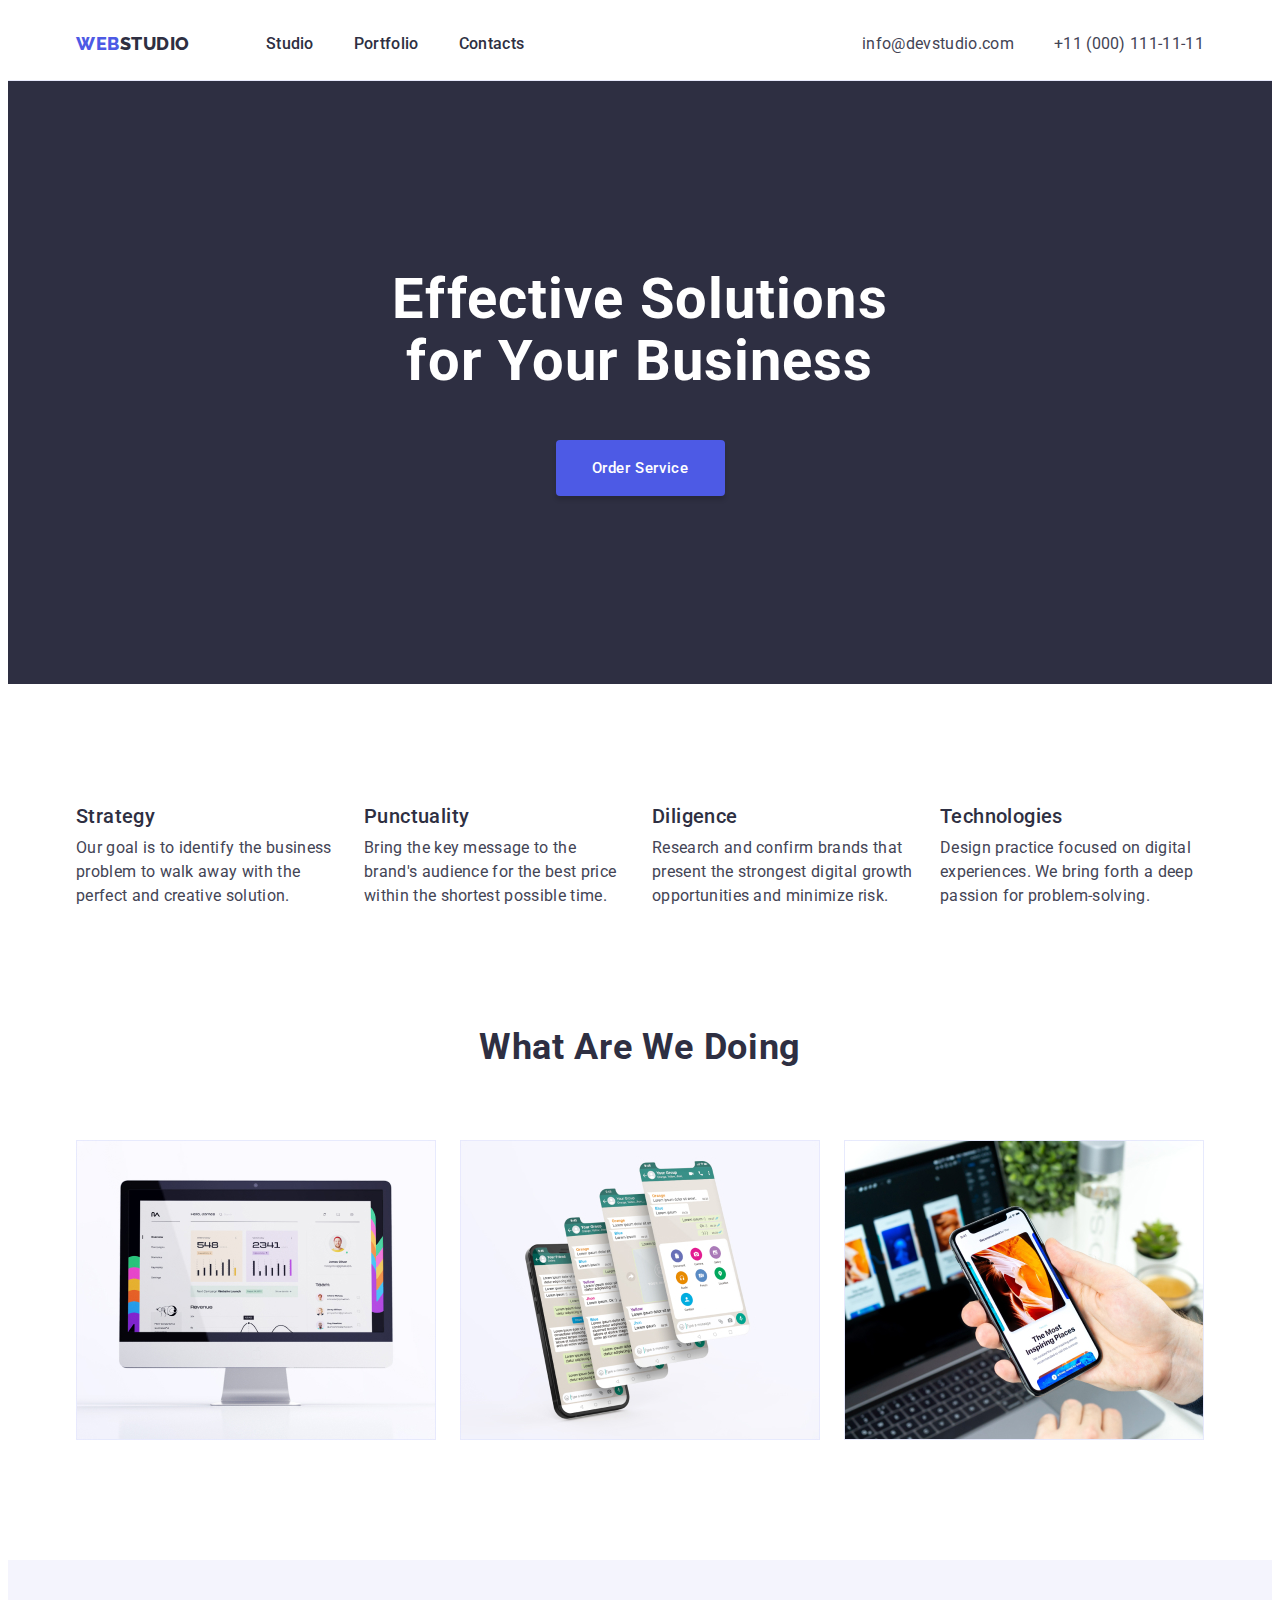
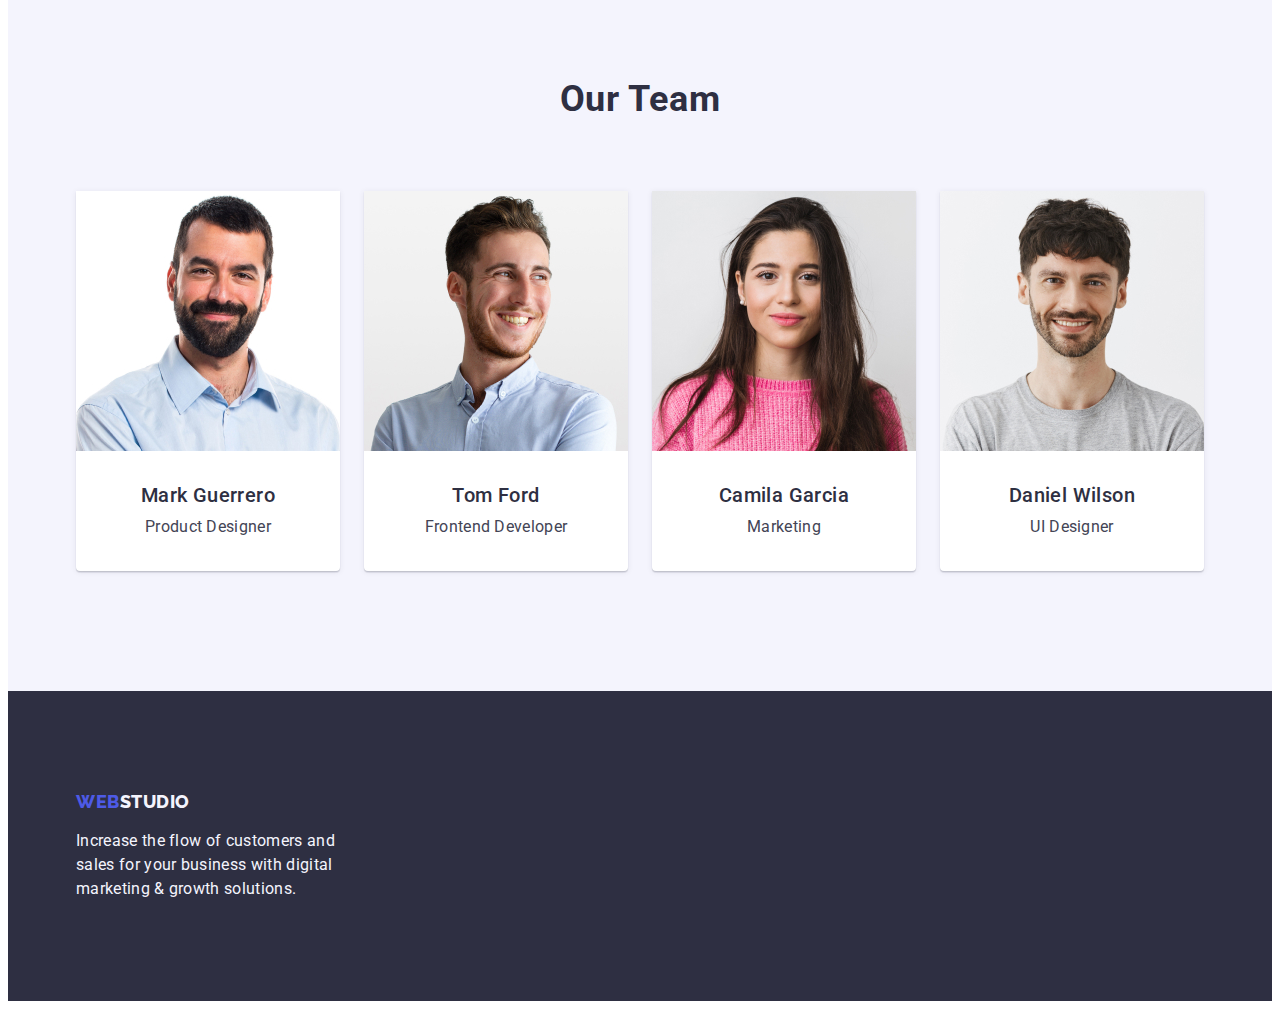
<file: index.html>
<!DOCTYPE html>
<html lang="en">
  <head>
    <meta charset="UTF-8" />
    <meta name="viewport" content="width=device-width, initial-scale=1.0" />
    <title>Document</title>
    <link rel="preconnect" href="https://fonts.googleapis.com" />
    <link rel="preconnect" href="https://fonts.gstatic.com" crossorigin />
    <link
      href="https://fonts.googleapis.com/css2?family=Raleway:wght@700&family=Roboto:wght@400;500;700&display=swap"
      rel="stylesheet"
    />
    <link
      rel="stylesheet"
      href="https://cdnjs.cloudflare.com/ajax/libs/modern-normalize/2.0.0/modern-normalize.min.css"
      integrity="sha512-4xo8blKMVCiXpTaLzQSLSw3KFOVPWhm/TRtuPVc4WG6kUgjH6J03IBuG7JZPkcWMxJ5huwaBpOpnwYElP/m6wg=="
      crossorigin="anonymous"
      referrerpolicy="no-referrer"
    />
    <link
      rel="stylesheet"
      href="https://cdnjs.cloudflare.com/ajax/libs/modern-normalize/2.0.0/modern-normalize.min.css"
      integrity="sha512-4xo8blKMVCiXpTaLzQSLSw3KFOVPWhm/TRtuPVc4WG6kUgjH6J03IBuG7JZPkcWMxJ5huwaBpOpnwYElP/m6wg=="
      crossorigin="anonymous"
      referrerpolicy="no-referrer"
    />
    <link rel="stylesheet" href="./css/style.css" />
  </head>
  <body>
    <header class="header">
      <div class="container header-container">
        <nav class="navigation">
          <a class="logo" href="./index.html"
            >Web<span class="logo-part">Studio</span></a
          >
          <ul class="nav-list">
            <li><a class="nav-link" href="./index.html">Studio</a></li>
            <li><a class="nav-link" href="./portfolio.html">Portfolio</a></li>
            <li><a class="nav-link" href="#">Contacts</a></li>
          </ul>
        </nav>
        <address class="address">
          <ul class="address-list">
            <li>
              <a class="address-link" href="mailto:info@devstudio.com"
                >info@devstudio.com</a
              >
            </li>
            <li>
              <a class="address-link" href="tel:+110001111111"
                >+11 (000) 111-11-11</a
              >
            </li>
          </ul>
        </address>
      </div>
    </header>

    <main>
      <section class="first-main">
        <div class="container">
          <h1 class="title-main-page">Effective Solutions for Your Business</h1>
          <button class="order-btn" type="button">Order Service</button>
        </div>
      </section>

      <section class="features">
        <div class="container container-features">
          <h2 class="visually-hidden">Features</h2>
          <ul class="features-list">
            <li class="features-item">
              <h3 class="features-title">Strategy</h3>
              <p class="features-descr">
                Our goal is to identify the business <br />
                problem to walk away with the <br />
                perfect and creative solution.
              </p>
            </li>
            <li class="features-item">
              <h3 class="features-title">Punctuality</h3>
              <p class="features-descr">
                Bring the key message to the <br />
                brand's audience for the best price <br />
                within the shortest possible time.
              </p>
            </li>
            <li class="features-item">
              <h3 class="features-title">Diligence</h3>
              <p class="features-descr">
                Research and confirm brands that <br />
                present the strongest digital growth <br />
                opportunities and minimize risk.
              </p>
            </li>
            <li class="features-item">
              <h3 class="features-title">Technologies</h3>
              <p class="features-descr">
                Design practice focused on digital <br />
                experiences. We bring forth a deep <br />
                passion for problem-solving.
              </p>
            </li>
          </ul>
        </div>
      </section>

      <section class="specifications">
        <div class="container container-specifications">
          <h2 class="specifications-title">What are we doing</h2>
          <ul class="specifications-list">
            <li class="specifications-item">
              <img
                src="./images/main/what_are_we_doing/monitor.jpg"
                alt="monitor"
                width="360"
                height="300"
              />
            </li>
            <li class="specifications-item">
              <img
                src="./images/main/what_are_we_doing/screen.jpg"
                alt="screen"
                width="360"
                height="300"
              />
            </li>
            <li class="specifications-item">
              <img
                src="./images/main/what_are_we_doing/smartphone.jpg"
                alt="smartphone"
                width="360"
                height="300"
              />
            </li>
          </ul>
        </div>
      </section>

      <section class="team">
        <div class="container container-team">
          <h2 class="team-title">Our Team</h2>
          <ul class="team-list">
            <li class="team-item">
              <img
                src="./images/main/team/mark.jpg"
                alt="Mark"
                width="264"
                height="260"
              />
              <div class="team-card">
                <h3 class="team-name">Mark Guerrero</h3>
                <p class="team-role">Product Designer</p>
              </div>
            </li>
            <li class="team-item">
              <img
                src="./images/main/team/tom.jpg"
                alt="Tom"
                width="264"
                height="260"
              />
              <div class="team-card">
                <h3 class="team-name">Tom Ford</h3>
                <p class="team-role">Frontend Developer</p>
              </div>
            </li>
            <li class="team-item">
              <img
                src="./images/main/team/camila.jpg"
                alt="Camila"
                width="264"
                height="260"
              />
              <div class="team-card">
                <h3 class="team-name">Camila Garcia</h3>
                <p class="team-role">Marketing</p>
              </div>
            </li>
            <li class="team-item">
              <img
                src="./images/main/team/daniel.jpg"
                alt="Daniel"
                width="264"
                height="260"
              />
              <div class="team-card">
                <h3 class="team-name">Daniel Wilson</h3>
                <p class="team-role">UI Designer</p>
              </div>
            </li>
          </ul>
        </div>
      </section>
    </main>

    <footer class="footer">
      <div class="container container-footer">
        <a class="footer-logo" href="./index.html"
          >Web<span class="footer-logo-part">Studio</span></a
        >

        <p class="footer-text">
          Increase the flow of customers and sales for your business with
          digital marketing & growth solutions.
        </p>
      </div>
    </footer>
  </body>
</html>
</file>
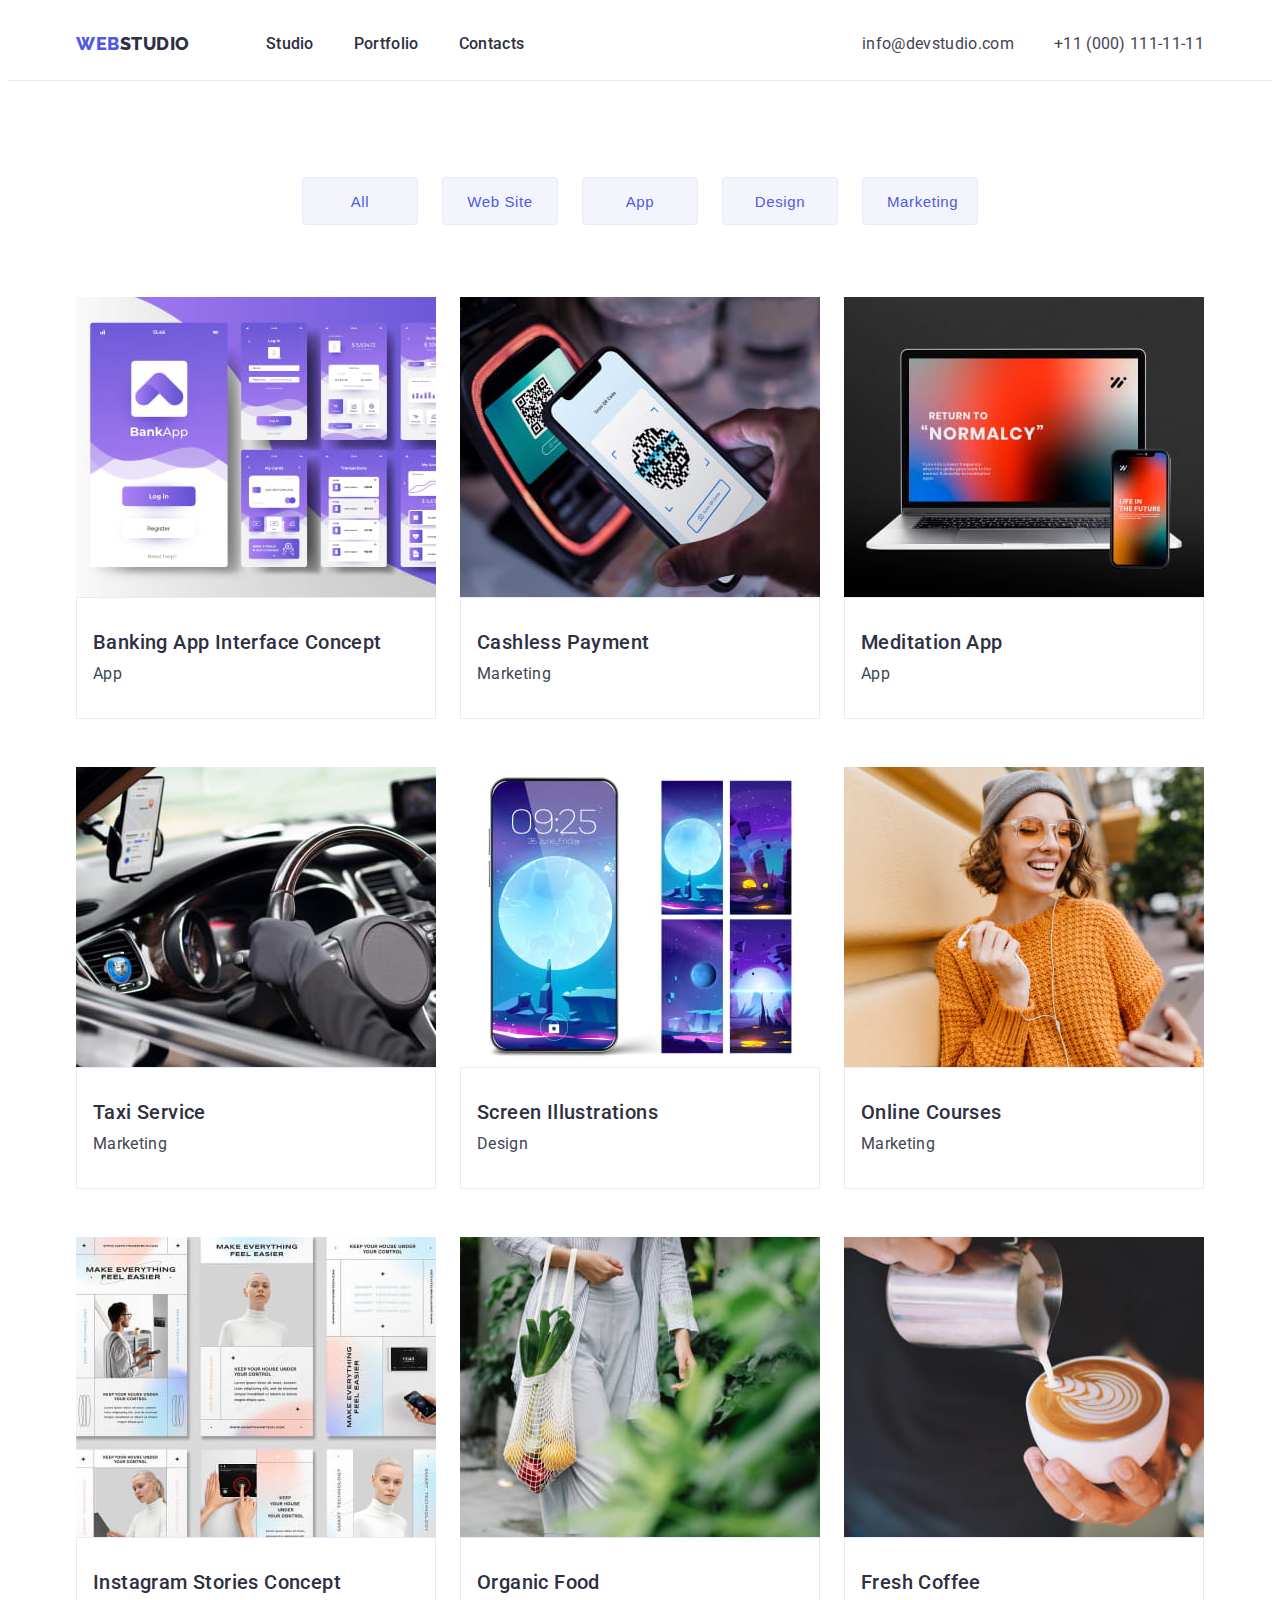
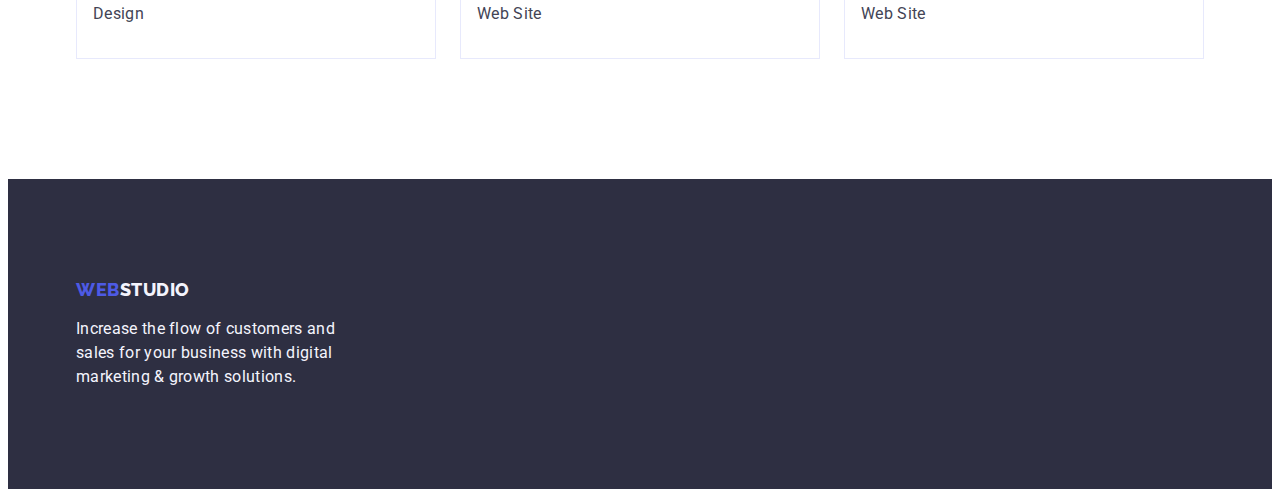
<file: portfolio.html>
<!DOCTYPE html>
<html lang="en">
  <head>
    <meta charset="UTF-8" />
    <meta name="viewport" content="width=device-width, initial-scale=1.0" />
    <title>Document</title>
    <link rel="preconnect" href="https://fonts.googleapis.com" />
    <link rel="preconnect" href="https://fonts.gstatic.com" crossorigin />
    <link
      href="https://fonts.googleapis.com/css2?family=Raleway:wght@700&family=Roboto:wght@400;500;700&display=swap"
      rel="stylesheet"
    />
    <link
      rel="stylesheet"
      href="https://cdnjs.cloudflare.com/ajax/libs/modern-normalize/2.0.0/modern-normalize.min.css"
      integrity="sha512-4xo8blKMVCiXpTaLzQSLSw3KFOVPWhm/TRtuPVc4WG6kUgjH6J03IBuG7JZPkcWMxJ5huwaBpOpnwYElP/m6wg=="
      crossorigin="anonymous"
      referrerpolicy="no-referrer"
    />
    <link
      rel="stylesheet"
      href="https://cdnjs.cloudflare.com/ajax/libs/modern-normalize/2.0.0/modern-normalize.min.css"
      integrity="sha512-4xo8blKMVCiXpTaLzQSLSw3KFOVPWhm/TRtuPVc4WG6kUgjH6J03IBuG7JZPkcWMxJ5huwaBpOpnwYElP/m6wg=="
      crossorigin="anonymous"
      referrerpolicy="no-referrer"
    />
    <link rel="stylesheet" href="./css/style.css" />
  </head>
  <body>
    <header class="header">
      <div class="container header-container">
        <nav class="navigation">
          <a class="logo" href="./index.html"
            >Web<span class="logo-part">Studio</span></a
          >
          <ul class="nav-list">
            <li><a class="nav-link" href="./index.html">Studio</a></li>
            <li><a class="nav-link" href="./portfolio.html">Portfolio</a></li>
            <li><a class="nav-link" href="#">Contacts</a></li>
          </ul>
        </nav>
        <address class="address">
          <ul class="address-list">
            <li>
              <a class="address-link" href="mailto:info@devstudio.com"
                >info@devstudio.com</a
              >
            </li>
            <li>
              <a class="address-link" href="tel:+110001111111"
                >+11 (000) 111-11-11</a
              >
            </li>
          </ul>
        </address>
      </div>
    </header>
    <main>
      <section class="filter">
        <div class="container container-portfolio">
          <h1 class="visually-hidden">Textcontent Portfolio</h1>
          <ul class="filter-list">
            <li class="filter-item">
              <button type="button" class="filter-btn">All</button>
            </li>
            <li class="filter-item">
              <button type="button" class="filter-btn">Web Site</button>
            </li>
            <li class="filter-item">
              <button type="button" class="filter-btn">App</button>
            </li>
            <li class="filter-item">
              <button type="button" class="filter-btn">Design</button>
            </li>
            <li class="filter-item">
              <button type="button" class="filter-btn">Marketing</button>
            </li>
          </ul>

          <ul class="portfolio-list">
            <li class="portfolio-item">
              <a class="portflio-item-link" href="">
                <img
                  src="./images/portfolio/row1/interface.jpg"
                  alt="App"
                  width="360"
                  height="300"
                />
                <div class="item-descr">
                  <h2 class="item-title">Banking App Interface Concept</h2>
                  <p class="item-subtitle">App</p>
                </div>
              </a>
            </li>
            <li class="portfolio-item">
              <a class="portflio-item-link" href="">
                <img
                  src="./images/portfolio/row1/payment.jpg"
                  alt="Marketing"
                  width="360"
                  height="300"
                />
                <div class="item-descr">
                  <h2 class="item-title">Cashless Payment</h2>
                  <p class="item-subtitle">Marketing</p>
                </div>
              </a>
            </li>
            <li class="portfolio-item">
              <a class="portflio-item-link" href="">
                <img
                  src="./images/portfolio/row1/meditation.jpg"
                  alt="App"
                  width="360"
                  height="300"
                />
                <div class="item-descr">
                  <h2 class="item-title">Meditation App</h2>
                  <p class="item-subtitle">App</p>
                </div>
              </a>
            </li>
            <li class="portfolio-item">
              <a class="portflio-item-link" href="">
                <img
                  src="./images/portfolio/row2/taxi.jpg"
                  alt="Marketing"
                  width="360"
                  height="300"
                />
                <div class="item-descr">
                  <h2 class="item-title">Taxi Service</h2>
                  <p class="item-subtitle">Marketing</p>
                </div>
              </a>
            </li>
            <li class="portfolio-item">
              <a class="portflio-item-link" href="">
                <img
                  src="./images/portfolio/row2/illustrations.jpg"
                  alt="Design"
                  width="360"
                  height="300"
                />
                <div class="item-descr">
                  <h2 class="item-title">Screen Illustrations</h2>
                  <p class="item-subtitle">Design</p>
                </div>
              </a>
            </li>
            <li class="portfolio-item">
              <a class="portflio-item-link" href="">
                <img
                  src="./images/portfolio/row2/courses.jpg"
                  alt="Marketing"
                  width="360"
                  height="300"
                />
                <div class="item-descr">
                  <h2 class="item-title">Online Courses</h2>
                  <p class="item-subtitle">Marketing</p>
                </div>
              </a>
            </li>
            <li class="portfolio-item">
              <a class="portflio-item-link" href="">
                <img
                  src="./images/portfolio/row3/stories.jpg"
                  alt="Design"
                  width="360"
                  height="300"
                />
                <div class="item-descr">
                  <h2 class="item-title">Instagram Stories Concept</h2>
                  <p class="item-subtitle">Design</p>
                </div>
              </a>
            </li>
            <li class="portfolio-item">
              <a class="portflio-item-link" href="">
                <img
                  src="./images/portfolio/row3/organic.jpg"
                  alt="Web Site"
                  width="360"
                  height="300"
                />
                <div class="item-descr">
                  <h2 class="item-title">Organic Food</h2>
                  <p class="item-subtitle">Web Site</p>
                </div>
              </a>
            </li>
            <li class="portfolio-item">
              <a class="portflio-item-link" href="">
                <img
                  src="./images/portfolio/row3/coffee.jpg"
                  alt="Web Site"
                  width="360"
                  height="300"
                />
                <div class="item-descr">
                  <h2 class="item-title">Fresh Coffee</h2>
                  <p class="item-subtitle">Web Site</p>
                </div>
              </a>
            </li>
          </ul>
        </div>
      </section>
    </main>

    <footer class="footer">
      <div class="container container-footer">
        <a class="footer-logo" href="./index.html"
          >Web<span class="footer-logo-part">Studio</span></a
        >

        <p class="footer-text">
          Increase the flow of customers and sales for your business with
          digital marketing & growth solutions.
        </p>
      </div>
    </footer>
  </body>
</html>
</file>
<file: css/style.css>
:root {
	--iris: #4d5ae5;
	--ocean: #404bbf;
	--navy-blue: #2e2f42;
	--green: #31d0aa;
	--slate: #434455;
	--light-slate: #8e8f99;
	--cornflower: #e7e9fc;
	--cloud: #f4f4fd;
	--navy-blue-modal: rgba(46, 47, 66, 0.4);
	--grey: rgba(46, 47, 66, 0.7);
	--white: #fff;
	--dairy: #fcfcfc;
	--font-family: "Roboto", sans-serif;
	--second-family: "Raleway", sans-serif;
}

*,
*::before,
*::after {
  box-sizing: border-box;
}

img {
	display: block;
	max-width: 100%;
}

a {
	text-decoration: none;
}

body {
	font-family: var(--font-family);
	color: var(--navy-blue);
}

ul, ol {
	list-style-type: none;
	margin: 0;
	padding: 0;

}

h1, h2, h3, h4, h5, h6, p {
	margin-top: 0;
	margin-bottom: 0;
}

.container { 
	width: 1158px;
	padding: 0 15px;
	margin: 0 auto;
	}

/* index.html */

/* logo and footer  */

.logo {
	margin-right: 76px;
	font-family: var(--second-family);
	font-weight: 800;
	font-size: 18px;
	line-height: 1.2;
	letter-spacing: 0.03em;
	text-transform: uppercase;
	color: var(--iris);
}

.logo-part {
	color: var(--navy-blue);
}

.footer {
	display: block;
	background-color: var(--navy-blue);
	padding: 100px 0;
}

.footer-logo {
	display: inline-block;
	margin-bottom: 16px;
	font-family: var(--second-family);
	font-weight: 800;
	font-size: 18px;
	line-height: 1.2;
	letter-spacing: 0.03em;
	text-transform: uppercase;
	color: var(--iris);
}

.footer-logo-part {
	color: var(--cloud);
}

.footer-text {
	width: 264px;
	font-weight: 400;
	font-size: 16px;
	line-height: 1.5;
	letter-spacing: 0.02em;
	color: var(--cloud);
}
/* header */

.header {
	border-bottom: 1px solid var(--CORNFLOWER, #E7E9FC);
}

.header-container {
	display: flex;
	align-items: center;
}

.navigation {
	display: flex;
	align-items: center;
}

.nav-list {
	display: flex;
	gap: 40px;
}

.nav-link {
	display: block;
	padding: 24px 0;
	font-weight: 500;
	font-size: 16px;
	line-height: 1.5;
	letter-spacing: 0.02em;
	text-transform: capitalize;
	color: var(--navy-blue);
}

.nav-link:hover,
.nav-link:focus {
	color: var(--ocean);
}

.address {
	font-style: normal;
	margin-left: auto;
}

.address-list {
	display: flex;
	gap: 40px;
}

.address-link {
	display: block;
	padding: 24px 0;
	font-size: 16px;
	line-height: 1.5;
	letter-spacing: 0.02em;
	text-transform: lowercase;
	color: var(--slate);
}

.address-link:hover, 
.address-link:focus {
	color: var(--iris);
}

/*  main */

.first-main {
	padding: 188px 0;
	background-color: var(--navy-blue);
	text-align: center;
}

.title-main-page {
	margin-bottom: 48px;
	margin-left: auto;
	margin-right: auto;
	max-width: 498px;
	font-weight: 700;
	font-size: 56px;
	line-height: 1.1;
	letter-spacing: 0.02em;
	text-align: center;
	color: var(--white);
}

.order-btn {
	/* button */
	border: none;
	border-radius: 4px;
	padding: 16px 32px;
	width: 169px;
	height: 56px;
	box-shadow: 0 4px 4px 0 rgba(0, 0, 0, 0.15);
	background: var(--iris);
	cursor: pointer;
	/* text */
	font-family: var(--font-family);
	font-weight: 500;
	font-size: 15px;
	line-height: 1.5;
	letter-spacing: 0.04em;
	color: var(--white);	
}

.order-btn:hover,
.order-btn:focus {
	background: var(--ocean);
}

.visually-hidden {
	position: absolute;
	width: 1px;
	height: 1px;
	margin: -1px;
	border: 0;
	padding: 0;
	white-space: nowrap;
	clip-path: inset(100%);
	clip: rect(0 0 0 0);
	overflow: hidden;
	}

.features {
	padding: 120px 0;
}

.features-list {
	display: flex;
	gap: 24px;
}

.features-item {
	flex-basis: calc(100% - 24px / 4);
}

.features-title {
	font-weight: 500;
	font-size: 20px;
	line-height: 1.2;
	letter-spacing: 0.02em;
	margin-bottom: 8px;
}

.features-descr {
	font-weight: 400;
	font-size: 16px;
	line-height: 1.5;
	letter-spacing: 0.02em;
	color: var(--slate);
}

.specifications {
	padding-bottom: 120px;
}

.specifications-title {
	margin-bottom: 72px;
	font-weight: 700;
	font-size: 36px;
	line-height: 1.1;
	letter-spacing: 0.02em;
	text-transform: capitalize;
	text-align: center;
}

.specifications-list {
	display: flex;
	gap: 24px;
}

.specifications-item {
	flex-basis: calc(100% - 24px / 3);
}

.team {
	background: var(--CLOUD, #F4F4FD);
	padding: 120px 0;
}

.team-title {
	margin-bottom: 72px;
	font-weight: 700;
	font-size: 36px;
	line-height: 1.1;
	letter-spacing: 0.02em;
	text-transform: capitalize;
	text-align: center;
}

.team-list {
	display: flex;
	gap: 24px;
}

.team-item {
	flex-basis: calc(100% - 24px / 4);
	border-radius: 0px 0px 4px 4px;
	background: var(--WHITE, #FFF);
	box-shadow: 0px 1px 6px 0px rgba(46, 47, 66, 0.08), 0px 1px 1px 0px rgba(46, 47, 66, 0.16), 0px 2px 1px 0px rgba(46, 47, 66, 0.08);
}

.team-card {
	padding: 32px 0;
}

.team-name {
	margin-bottom: 8px;
	font-weight: 500;
	font-size: 20px;
	line-height: 1.2;
	letter-spacing: 0.02em;
	text-align: center;
}

.team-role {
	font-weight: 400;
	font-size: 16px;
	line-height: 1.5;
	letter-spacing: 0.02em;
	text-align: center;
	color: var(--slate);
}

/* portfolio */

.filter {
	margin-top: 96px;
	margin-bottom: 120px;
}

.filter-list {
	display: flex;
    align-items: flex-start;
    gap: 24px;
    margin-bottom: 72px;
    flex-wrap: nowrap;
    justify-content: center;
	margin-bottom: 72px;

}

.filter-item {
}

.filter-btn {
	/* button */
	border: 1px solid var(--cornflower);
	border-radius: 4px;
	padding: 12px 24px;
	width: 116px;
	height: 48px;
	background: var(--cloud);
	cursor: pointer;
	/* Text */
	font-weight: 500;
	font-size: 15px;
	line-height: 1.6;
	letter-spacing: 0.04em;
	text-align: center;
	color: var(--iris);	
}

.filter-btn:hover,
.filter-btn:focus {
	box-shadow: 0 2px 2px 0 rgba(0, 0, 0, 0.12), 0 2px 1px 0 rgba(0, 0, 0, 0.08), 0 3px 1px 0 rgba(0, 0, 0, 0.1);
	background: var(--ocean);
	color: var(--white);
}

.portfolio-list {
	display: flex;
	row-gap: 48px;
	column-gap: 24px;
    flex-direction: row;
    flex-wrap: wrap;
    align-content: center;
    justify-content: space-around;
    align-items: center;
}

.portfolio-item {
}

.portflio-item-link {
}

.item-descr {
	padding: 32px 16px;
	border: 1px solid var(--CORNFLOWER, #E7E9FC);
	background: var(--WHITE, #FFF);
}

.item-title {
	font-weight: 500;
	font-size: 20px;
	line-height: 1.2;
	letter-spacing: 0.02em;
	color: var(--navy-blue);
	margin-bottom: 8px;
}

.item-subtitle {
	font-weight: 400;
	font-size: 16px;
	line-height: 1.5;
	letter-spacing: 0.02em;
	color: var(--slate);
}
</file>
